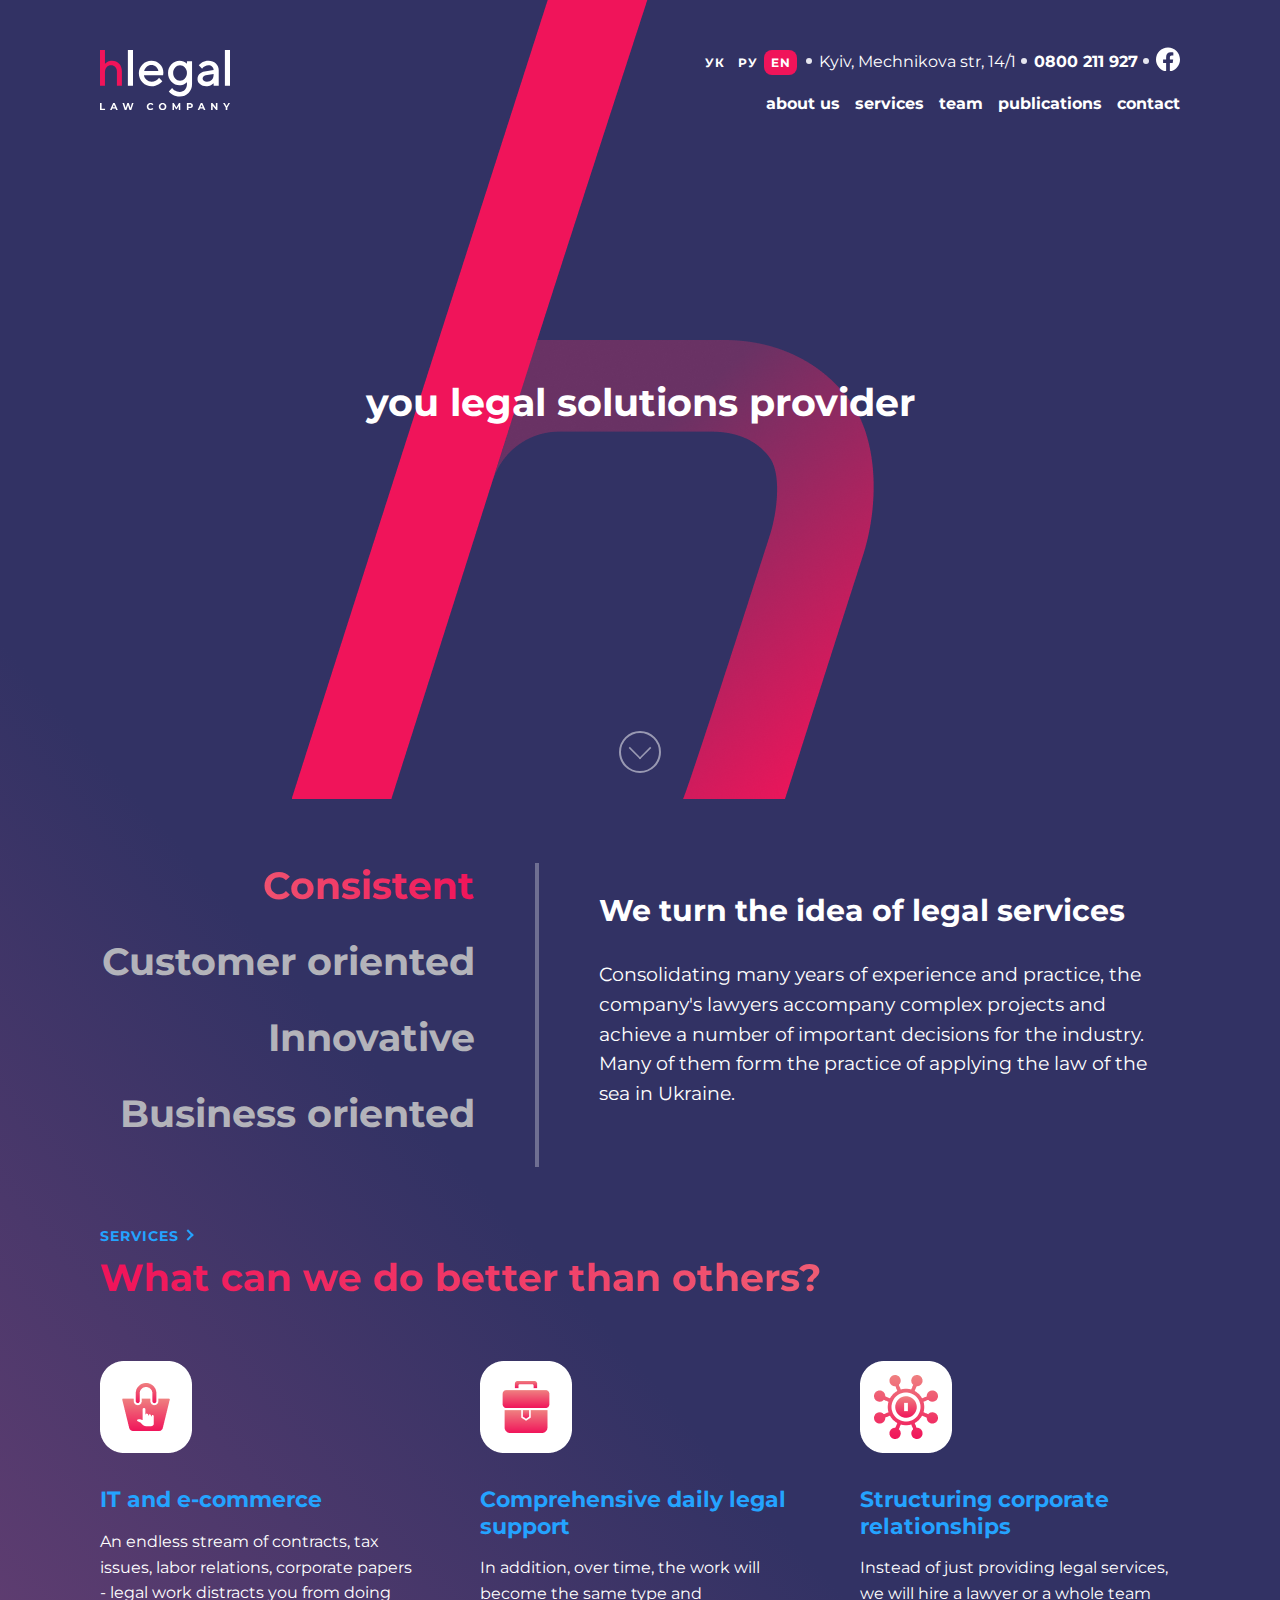
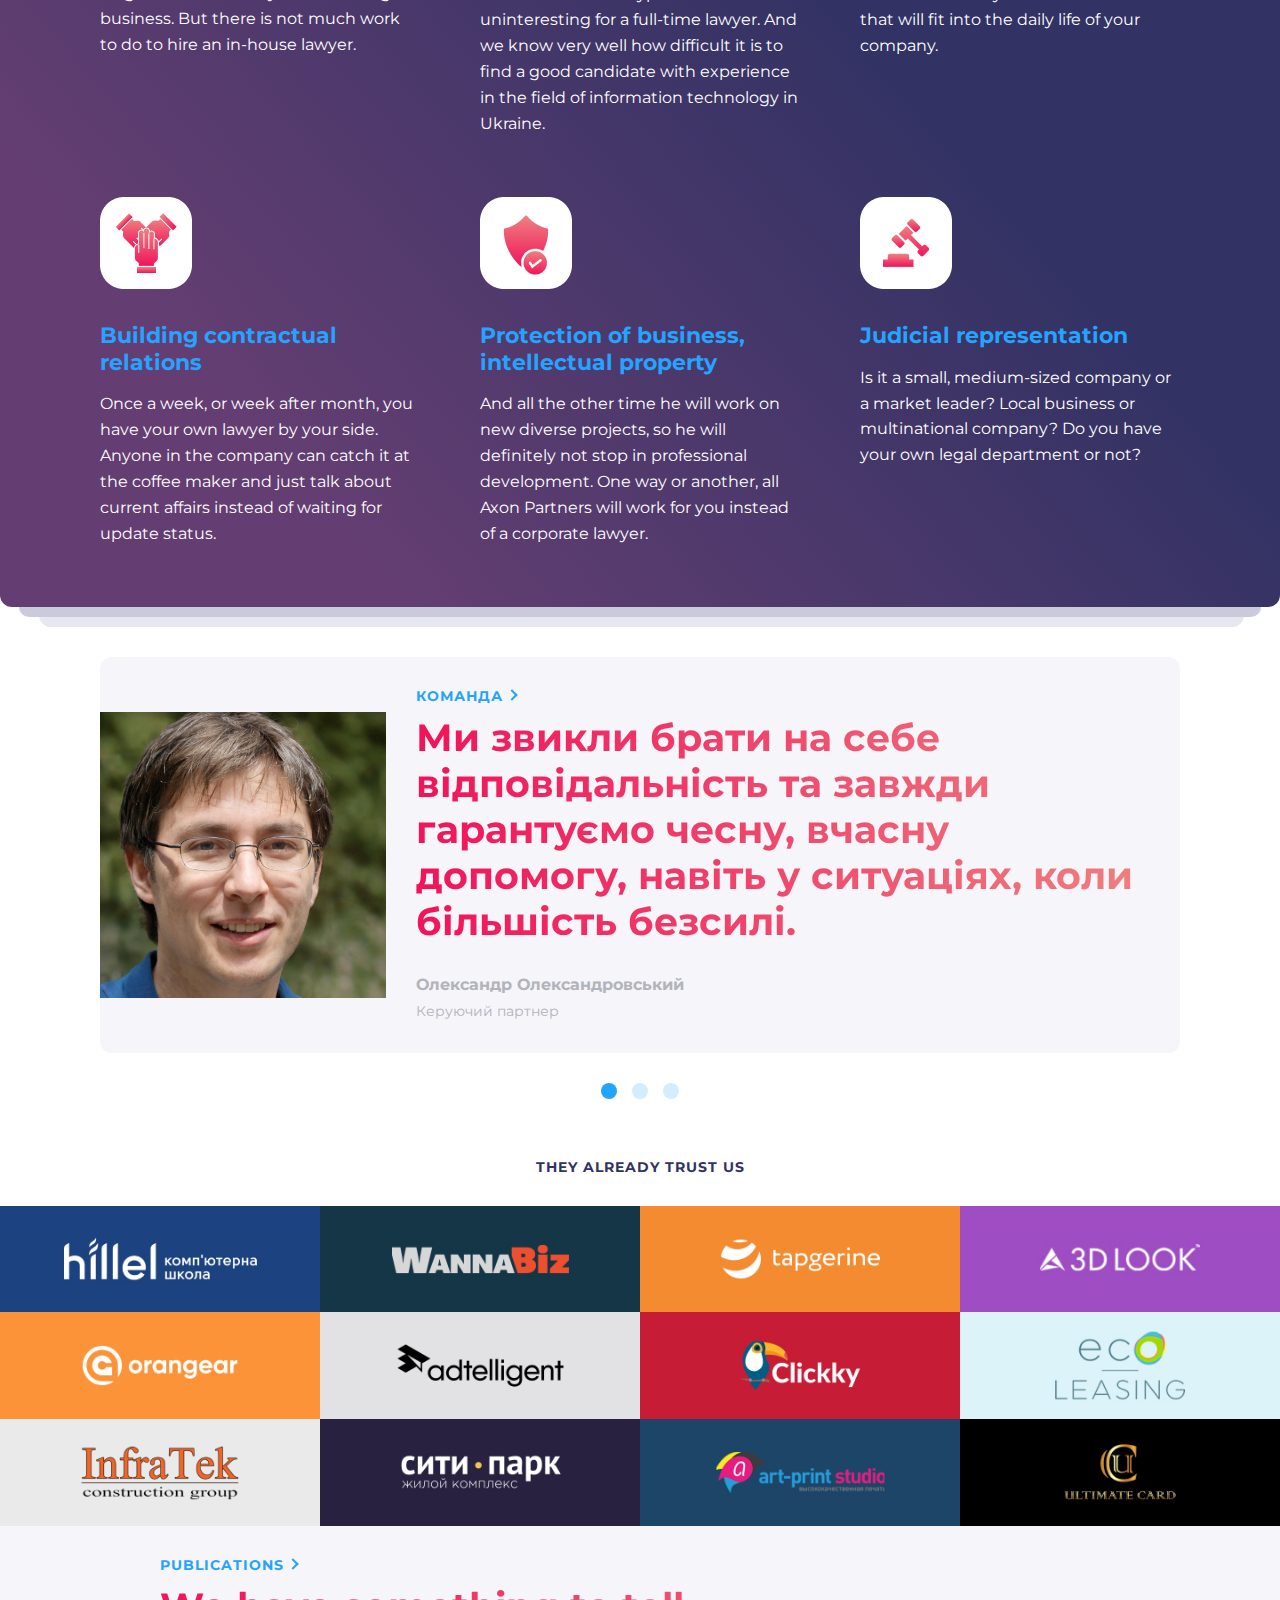
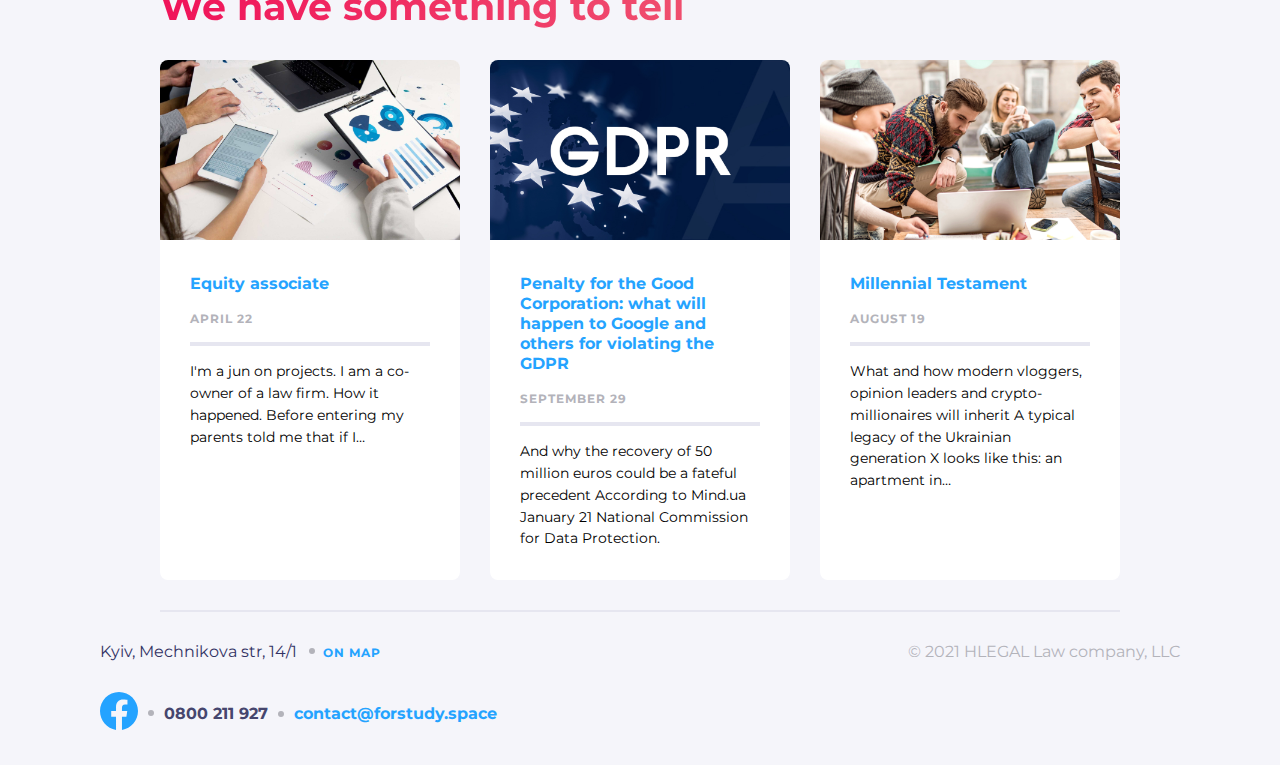
<file: index.html>
<!DOCTYPE html>
<html lang="en">
<head>
    <meta charset="UTF-8">
    <meta http-equiv="X-UA-Compatible" content="IE=edge">
    <meta name="viewport" content="width=device-width, initial-scale=1.0">
    <link rel="preconnect" href="https://fonts.googleapis.com">
    <link rel="preconnect" href="https://fonts.gstatic.com" crossorigin>
    <link href="https://fonts.googleapis.com/css2?family=Montserrat:wght@400;700&display=swap" rel="stylesheet">
    <link rel="stylesheet" href="./main.css">
    <title>Hlegal</title>
</head>
<body>
<!-- structure of header is incorrect
should be

<header>
    <div class="container"></div>
<header>

<section class=header-section>
    <div class="container"></div>
</section>
-->
    <div class="layout">
        <div class="header-hero__symbol">
            <img class="header-hero__symbol__img" src="./images/homepage/Symbol.png" alt="symbol">
        </div>
        <div class="header-hero">
            <div class="container">
                <header class="header">
                    <div class="header_logo">
                        <a href="./index.html" class="header-logo__link">
                            <img src="./images/header-footer/footer-logo.svg" alt="logo">
                        </a>
                    </div>    
                    <div class="header_menu">
                        <div class="header_menu__wrapper">
                            <div class="header_menu__lang">
                                <button class="header_menu__btn">ук</button>
                                <button class="header_menu__btn">ру</button>
                                <button class="header_menu__btn">en</button>
                            </div>
                            <div class="header_menu__contacts">
                                <a href="#" class="header_menu__link">Kyiv, Mechnikova str, 14/1</a>
                                <a href="tel:0800211927" class="header_menu__link bold header_menu__mobile">0800 211 927</a>
                                <a href="#" class="header_menu__link">
                                    <svg class="header_menu__svg" width="24" height="24" viewBox="0 0 24 24"  xmlns="http://www.w3.org/2000/svg">
                                        <path d="M24 12.5733C24 5.90541 18.6274 0.5 12 0.5C5.37258 0.5 0 5.90541 0 12.5733C0 18.5995 4.38823 23.5943 10.125 24.5V16.0633H7.07813V12.5733H10.125V9.91343C10.125 6.88755 11.9165 5.21615 14.6576 5.21615C15.9705 5.21615 17.3438 5.45195 17.3438 5.45195V8.42313H15.8306C14.3399 8.42313 13.875 9.35379 13.875 10.3086V12.5733H17.2031L16.6711 16.0633H13.875V24.5C19.6118 23.5943 24 18.5995 24 12.5733Z"/>
                                    </svg>
                                </a>
                            </div>
                        </div>
                        <div class="header_logo__tablet">
                            <a href="./index.html" class="header-logo__link">
                                <img src="./images/header-footer/footer-logo.svg" alt="logo">
                            </a> 
                            <div class="header-mobile_menu">
                                <input id="menu__toggle" type="checkbox" />
                                <label class="menu__btn" for="menu__toggle">
                                    <span class="menu__btn__btn"></span>
                                </label>
                                <ul class="menu__box">
                                    <li>
                                        <a href="#" class="header_menu__bold menu__item">about us</a>
                                    </li>
                                    <li>
                                        <a href="#" class="header_menu__bold menu__item">services</a>
                                    </li>
                                    <li>
                                        <a href="./team.html" class="header_menu__bold menu__item">team</a>
                                    </li>
                                    <li>
                                        <a href="#" class="header_menu__bold menu__item">publications</a>
                                    </li>
                                    <li>
                                        <a href="#" class="header_menu__bold  menu__item">contact</a>
                                    </li>
                                </ul>
                            </div>  
                        </div>
                        <div class="header_menu__nav">
                            <a href="#" class="header_menu__bold">about us</a>
                            <a href="#" class="header_menu__bold">services</a>
                            <a href="./team.html" class="header_menu__bold">team</a>
                            <a href="#" class="header_menu__bold">publications</a>
                            <a href="#" class="header_menu__bold">contact</a>
                        </div>
                    </div>
                </header>
            </div>
            <section class="hero">
                <h1 class="hero_title title-h1">you legal solutions provider</h1>
                <button class="hero_button">
                </button>
            </section>
        </div>
        <div class="container">
            <section class="hero_menu">
                <ul class="hero_menu__list">
                    <li class="hero_menu__element">
                        <a href="#" class="hero_menu__link">Consistent</a>
                    </li>
                    <li class="hero_menu__element">
                        <a href="#" class="hero_menu__link">Customer oriented</a>
                    </li>
                    <li class="hero_menu__element">
                        <a href="#" class="hero_menu__link">Innovative</a>
                    </li>
                    <li class="hero_menu__element">
                        <a href="#" class="hero_menu__link">Business oriented</a>
                    </li>
                </ul>    
                <div class="hero_menu__wrapper">
                    <h2 class="hero_menu__title">We turn the idea of legal services</h2>
                    <p class="hero_menu__text">Consolidating many years of experience and practice, the company's lawyers accompany complex projects and achieve a number of important decisions for the industry. Many of them form the practice of applying the law of the sea in Ukraine.</p>
                </div>
            </section>
        </div>
        <div class="container">
            <section class="services">
                    <a href="#" class="main-link">Services</a>
                    <h2 class="main-title">What can we do better than others?</h2>
                    <div class="services_wrapper">
                        <div class="services_card">
                            <img src="./images/homepage/Icon1.png" alt="icon">
                            <h3 class="services_card__title">IT and e-commerce</h3>
                            <p class="services_card__text">An endless stream of contracts, tax issues, labor relations, corporate papers - legal work distracts you from doing business. But there is not much work to do to hire an in-house lawyer.</p>
                        </div>
                        <div class="services_card">
                            <img src="./images/homepage/Icon2.png" alt="icon">
                            <h3 class="services_card__title">Comprehensive daily
                            legal support</h3>
                            <p class="services_card__text">In addition, over time, the work will become the same type and uninteresting for a full-time lawyer. And we know very well how difficult it is to find a good candidate with experience in the field of information technology in Ukraine.</p>
                        </div>
                        <div class="services_card">
                            <img src="./images/homepage/Icon3.png" alt="icon">
                            <h3 class="services_card__title">Structuring corporate relationships</h3>
                            <p class="services_card__text">Instead of just providing legal services, we will hire a lawyer or a whole team that will fit into the daily life of your company.</p>
                        </div>
                        <div class="services_card">
                            <img src="./images/homepage/Icon4.png" alt="icon">
                            <h3 class="services_card__title">Building contractual relations</h3>
                            <p class="services_card__text">Once a week, or week after month, you have your own lawyer by your side. Anyone in the company can catch it at the coffee maker and just talk about current affairs instead of waiting for update status.</p>
                        </div>
                        <div class="services_card">
                            <img src="./images/homepage/Icon5.png" alt="icon">
                            <h3 class="services_card__title">Protection of business, intellectual property</h3>
                            <p class="services_card__text">And all the other time he will work on new diverse projects, so he will definitely not stop in professional development. One way or another, all Axon Partners will work for you instead of a corporate lawyer.</p>
                        </div>
                        <div class="services_card">
                            <img src="./images/homepage/Icon6.png" alt="icon">
                            <h3 class="services_card__title">Judicial representation</h3>
                            <p class="services_card__text">Is it a small, medium-sized company or a market leader? Local business or multinational company? Do you have your own legal department or not?</p>
                        </div>
                    </div>
            </section>
        </div>
    </div>
    <div class="layout_wrapper">
        <div class="layout_wrapper__back"></div>
    </div>
<!-- there is correct structure with main tag and container-->
    <main class="main">
        <div class="container">
            <section class="team">
                <div class="team_backgr">
                    <img src="../../../images/homepage/Team-1.jpg" alt="">
                </div>
                <div class="team_wrapper">
                    <a href="./team.html" class="main-link">команда</a>
                    <h2 class="main-title">Ми звикли брати на себе відповідальність та завжди гарантуємо чесну, вчасну допомогу, навіть у ситуаціях, коли більшість безсилі.</h2>
                    <p class="team_text">Олександр Олександровський</p>
                    <span class="team_text__desc">Керуючий партнер</span>
                </div>   
            </section>
            <div class="team_slider">
                <svg width="16" height="16" viewBox="0 0 16 16" fill="none" xmlns="http://www.w3.org/2000/svg">
                    <circle cx="8" cy="8" r="8" fill="#24A3FF"/>
                </svg>
                <svg width="16" height="16" viewBox="0 0 16 16" fill="none" xmlns="http://www.w3.org/2000/svg">
                    <circle opacity="0.2" cx="8" cy="8" r="8" fill="#24A3FF"/>
                </svg>
                <svg width="16" height="16" viewBox="0 0 16 16" fill="none" xmlns="http://www.w3.org/2000/svg">
                    <circle opacity="0.2" cx="8" cy="8" r="8" fill="#24A3FF"/>
                </svg>
            </div> 
        </div>
        <section class="partners">
            <h3 class="partners_title">They already trust us</h3>
            <div class="partners_cards">
                <img class="partners_cards__img" src="./images/homepage/Item1.jpg" alt="partners">
                <img class="partners_cards__img" src="./images/homepage/Item2.jpg" alt="partners">
                <img class="partners_cards__img" src="./images/homepage/Item3.jpg" alt="partners">
                <img class="partners_cards__img" src="./images/homepage/Item4.jpg" alt="partners">
                <img class="partners_cards__img" src="./images/homepage/Item5.jpg" alt="partners">
                <img class="partners_cards__img" src="./images/homepage/Item6.jpg" alt="partners">
                <img class="partners_cards__img" src="./images/homepage/Item7.jpg" alt="partners">
                <img class="partners_cards__img" src="./images/homepage/Item8.jpg" alt="partners">
                <img class="partners_cards__img" src="./images/homepage/Item9.jpg" alt="partners">
                <img class="partners_cards__img" src="./images/homepage/Item10.jpg" alt="partners">
                <img class="partners_cards__img" src="./images/homepage/Item11.jpg" alt="partners">
                <img class="partners_cards__img" src="./images/homepage/Item12.jpg" alt="partners">
            </div>
        </section>
        <section class="publications">
            <div class="container">
                <a href="#" class="main-link">Publications</a>
                <h2 class="main-title">We have something to tell</h2>
                <div class="publications_wrapper">
                    <div class="publications_card">
                        <img class="publications_card__img" src="./images/homepage/Publication-1.jpg" alt="publications">
                        <div class="publications_card__wrapper">
                            <h4 class="publications_title">Equity associate</h4>
                            <span class="publications_title__desc">April 22</span>
                            <p class="publications_title__text">I'm a jun on projects. I am a co-owner of a law firm. How it happened. Before entering my parents told me that if I…</p>
                        </div>
                    </div>
                    <div class="publications_card">
                        <img class="publications_card__img" src="./images/homepage/Publication-2.jpg" alt="publications">
                        <div class="publications_card__wrapper">
                            <h4 class="publications_title">Penalty for the Good Corporation: what will happen to Google and others for violating the GDPR</h4>
                            <span class="publications_title__desc">September 29</span>
                            <p class="publications_title__text">And why the recovery of 50 million euros could be a fateful precedent According to Mind.ua January 21 National Commission for Data Protection.</p>
                        </div>
                    </div>
                    <div class="publications_card publications_card__big">
                        <img class="publications_card__img publications_card__big__img" src="./images/homepage/Publication-3.jpg" alt="publications">
                        <div class="publications_card__wrapper publications_card__big__wrapper">
                            <h4 class="publications_title">Millennial Testament</h4>
                            <span class="publications_title__desc">August 19</span>
                            <p class="publications_title__text">What and how modern vloggers, opinion leaders and crypto-millionaires will inherit A typical legacy of the Ukrainian generation X looks like this: an apartment in…</p>
                        </div>
                    </div>
                </div>
            </div>
        </section>
    </main>

<!--the same situation as header.
<footer>
<div class="container"></div>
</footer>
-->
    <div class="footer-wrapper">
        <div class="container">
            <footer class="footer">
                <div class="footer_contacts">
                    <ul class="footer_contacts__list">
                        <li>
                            <a href="#" class="footer_link link">Kyiv, Mechnikova str, 14/1</a>
                        </li>
                        <li>
                            <a href="#" class="footer_ref link">On map</a>
                        </li>
                    </ul>
                    <ul class="footer_contacts__list">
                        <li>
                            <a  href="#" class="footer_link link">
                                <svg class="footer_img__svg" width="38" height="38" viewBox="0 0 38 38" xmlns="http://www.w3.org/2000/svg">
                                    <path d="M38 19.1161C38 8.55857 29.4934 0 19 0C8.50658 0 0 8.55857 0 19.1161C0 28.6575 6.94803 36.5659 16.0312 38V24.6419H11.207V19.1161H16.0312V14.9046C16.0312 10.1136 18.8678 7.46723 23.2078 7.46723C25.2866 7.46723 27.4609 7.84059 27.4609 7.84059V12.545H25.0651C22.7048 12.545 21.9688 14.0185 21.9688 15.5302V19.1161H27.2383L26.3959 24.6419H21.9688V38C31.052 36.5659 38 28.6575 38 19.1161Z"/>
                                </svg> 
                            </a>
                        </li>
                        <li>
                            <a href="tel:0800211927" class="footer_link__bold link">0800 211 927</a>
                        </li>
                        <li>
                            <a href="mailto:contact@forstudy.space" class="footer_link__mail link">contact@forstudy.space</a>
                        </li>
                    </ul>
                </div>
                <span class="footer_copyright">© 2021 HLEGAL Law company, LLC</span>
            </footer>
        </div>
    </div>   
</body>
</html>
</file>
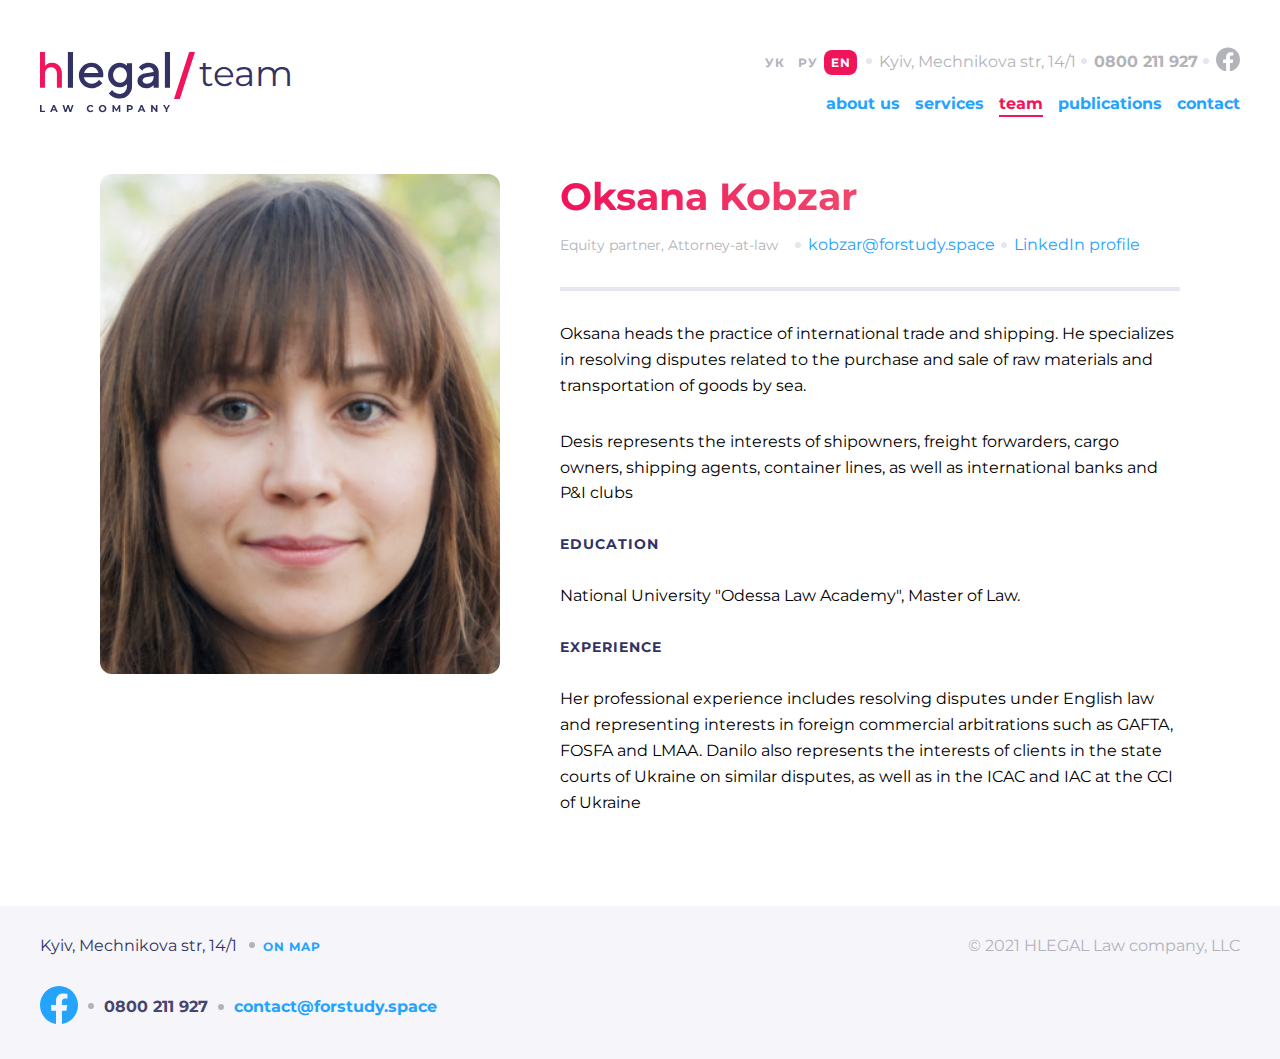
<file: team-entry.html>
<!DOCTYPE html>
<html lang="en">
<head>
    <meta charset="UTF-8">
    <meta http-equiv="X-UA-Compatible" content="IE=edge">
    <meta name="viewport" content="width=device-width, initial-scale=1.0">
    <link rel="preconnect" href="https://fonts.googleapis.com">
    <link rel="preconnect" href="https://fonts.gstatic.com" crossorigin>
    <link href="https://fonts.googleapis.com/css2?family=Montserrat:wght@400;700&display=swap" rel="stylesheet">
    <link rel="stylesheet" href="./styles/pages/team/main.css">
    <title>Team</title>
</head>
<body>
    <div class="mobile_container">
        <div class="header_menu__wrapper">
            <div class="header_menu__lang">
                <button class="header_menu__btn">ук</button>
                <button class="header_menu__btn">ру</button>
                <button class="header_menu__btn">en</button>
            </div>
            <div class="header_menu__contacts">
                <a href="#" class="header_menu__link">Kyiv, Mechnikova str, 14/1</a>
                <a href="tel:0800211927" class="header_menu__link bold header_menu__mobile">0800 211 927</a>
                <a href="#" class="header_menu__link">
                    <svg class="header_menu__svg" width="24" height="24" viewBox="0 0 24 24"  xmlns="http://www.w3.org/2000/svg">
                        <path d="M24 12.5733C24 5.90541 18.6274 0.5 12 0.5C5.37258 0.5 0 5.90541 0 12.5733C0 18.5995 4.38823 23.5943 10.125 24.5V16.0633H7.07813V12.5733H10.125V9.91343C10.125 6.88755 11.9165 5.21615 14.6576 5.21615C15.9705 5.21615 17.3438 5.45195 17.3438 5.45195V8.42313H15.8306C14.3399 8.42313 13.875 9.35379 13.875 10.3086V12.5733H17.2031L16.6711 16.0633H13.875V24.5C19.6118 23.5943 24 18.5995 24 12.5733Z"/>
                    </svg>
                </a>
            </div>
        </div>
    </div>
    <div class="container">
        <header class="header">
            <div class="header_logo">
                <a href="./index.html" class="header-logo__link">
                    <img class="header_logo__img" src="./images/header-footer/Logo.svg" alt="logo">
                </a>
                <svg class="header_logo__slash" width="21" height="47" viewBox="0 0 21 47" fill="none" xmlns="http://www.w3.org/2000/svg">
                    <path fill-rule="evenodd" clip-rule="evenodd" d="M15.1752 0H21L5.82482 47H0L15.1752 0Z" fill="#F0145A"/>
                </svg> 
                <a href="./team-entry.html" class="header_logo__link">team</a>  
            </div>    
            <div class="header_menu">
                <div class="header_menu__wrapper">
                    <div class="header_menu__lang">
                        <button class="header_menu__btn">ук</button>
                        <button class="header_menu__btn">ру</button>
                        <button class="header_menu__btn">en</button>
                    </div>
                    <div class="header_menu__contacts">
                        <a href="#" class="header_menu__link">Kyiv, Mechnikova str, 14/1</a>
                        <a href="tel:0800211927" class="header_menu__link bold header_menu__mobile">0800 211 927</a>
                        <a href="#" class="header_menu__link">
                            <svg class="header_menu__svg" width="24" height="24" viewBox="0 0 24 24"  xmlns="http://www.w3.org/2000/svg">
                                <path d="M24 12.5733C24 5.90541 18.6274 0.5 12 0.5C5.37258 0.5 0 5.90541 0 12.5733C0 18.5995 4.38823 23.5943 10.125 24.5V16.0633H7.07813V12.5733H10.125V9.91343C10.125 6.88755 11.9165 5.21615 14.6576 5.21615C15.9705 5.21615 17.3438 5.45195 17.3438 5.45195V8.42313H15.8306C14.3399 8.42313 13.875 9.35379 13.875 10.3086V12.5733H17.2031L16.6711 16.0633H13.875V24.5C19.6118 23.5943 24 18.5995 24 12.5733Z"/>
                            </svg>
                        </a>
                    </div>
                </div>
                <div class="header_logo__tablet">
                    <div class="header_logo__wrapper">
                        <a href="./index.html" class="header-logo__link">
                            <img class="header_logo__img" src="./images/header-footer/Logo.svg" alt="logo">
                        </a>
                        <svg class="header_logo__slash" width="21" height="47" viewBox="0 0 21 47" fill="none" xmlns="http://www.w3.org/2000/svg">
                            <path fill-rule="evenodd" clip-rule="evenodd" d="M15.1752 0H21L5.82482 47H0L15.1752 0Z" fill="#F0145A"/>
                        </svg> 
                        <a href="./team.html" class="header_logo__link">team</a>
                    </div>   
                    <div class="header-mobile_menu">
                        <input id="menu__toggle" type="checkbox" />
                        <label class="menu__btn" for="menu__toggle">
                            <span class="menu__btn__btn"></span>
                        </label>
                        <ul class="menu__box">
                            <li>
                                <a href="#" class="header_menu__bold menu__item">about us</a>
                            </li>
                            <li>
                                <a href="#" class="header_menu__bold menu__item">services</a>
                            </li>
                            <li>
                                <a href="#" class="header_menu__bold menu__item">team</a>
                            </li>
                            <li>
                                <a href="#" class="header_menu__bold menu__item">publications</a>
                            </li>
                            <li>
                                <a href="#" class="header_menu__bold  menu__item">contact</a>
                            </li>
                        </ul>
                    </div>  
                </div>
                <div class="header_menu__nav">
                    <a href="#" class="header_menu__bold">about us</a>
                    <a href="#" class="header_menu__bold">services</a>
                    <a href="./team.html" class="header_menu__current">team</a>
                    <a href="#" class="header_menu__bold">publications</a>
                    <a href="#" class="header_menu__bold">contact</a>
                </div>
            </div>
        </header>
    </div>
    <main class="main">
        <div class="entry">
            <div class="entry_img">
            </div>
            <div class="entry_descr">
                <div>
                    <h1 class="entry_title">Oksana Kobzar</h1>
                    <div class="entry_descr__wrapper">
                        <span class="entry_text">Equity partner, Attorney-at-law</span>
                        <a href="mailto:kobzar@forstudy.space" class="entry_link">kobzar@forstudy.space</a>
                        <a href="#" class="entry_link">LinkedIn profile</a>
                    </div>
                    <div>
                        <p class="entry_descr__text">
                            Oksana heads the practice of international trade and shipping. He specializes in resolving disputes related to the purchase and sale of raw materials and transportation of goods by sea.
                        </p>
                        <p class="entry_descr__text">
                            Desis represents the interests of shipowners, freight forwarders, cargo owners, shipping agents, container lines, as well as international banks and P&I clubs
                        </p>
                        <h2 class="entry_descr__title">Education</h2>
                        <p class="entry_descr__text">National University "Odessa Law Academy", Master of Law.</p>
                        <h2 class="entry_descr__title">Experience</h2>
                        <p class="entry_descr__text">
                            Her professional experience includes resolving disputes under English law and representing interests in foreign commercial arbitrations such as GAFTA, FOSFA and LMAA. Danilo also represents the interests of clients in the state courts of Ukraine on similar disputes, as well as in the ICAC and IAC at the CCI of Ukraine
                        </p>
                    </div>
                </div>
            </div>
        </div>
    </main>
    <div class="footer-wrapper">
        <div class="container">
            <footer class="footer">
                <div class="footer_contacts">
                    <ul class="footer_contacts__list">
                        <li>
                            <a href="#" class="footer_link link">Kyiv, Mechnikova str, 14/1</a>
                        </li>
                        <li>
                            <a href="#" class="footer_ref link">On map</a>
                        </li>
                    </ul>
                    <ul class="footer_contacts__list">
                        <li>
                            <a  href="#" class="footer_link link">
                                <svg class="footer_img__svg" width="38" height="38" viewBox="0 0 38 38" xmlns="http://www.w3.org/2000/svg">
                                    <path d="M38 19.1161C38 8.55857 29.4934 0 19 0C8.50658 0 0 8.55857 0 19.1161C0 28.6575 6.94803 36.5659 16.0312 38V24.6419H11.207V19.1161H16.0312V14.9046C16.0312 10.1136 18.8678 7.46723 23.2078 7.46723C25.2866 7.46723 27.4609 7.84059 27.4609 7.84059V12.545H25.0651C22.7048 12.545 21.9688 14.0185 21.9688 15.5302V19.1161H27.2383L26.3959 24.6419H21.9688V38C31.052 36.5659 38 28.6575 38 19.1161Z"/>
                                </svg> 
                            </a>
                        </li>
                        <li>
                            <a href="tel:0800211927" class="footer_link__bold link">0800 211 927</a>
                        </li>
                        <li>
                            <a href="mailto:contact@forstudy.space" class="footer_link__mail link">contact@forstudy.space</a>
                        </li>
                    </ul>
                </div>
                <span class="footer_copyright">© 2021 HLEGAL Law company, LLC</span>
            </footer>
        </div>
    </div>  
</body>
</html>
</file>
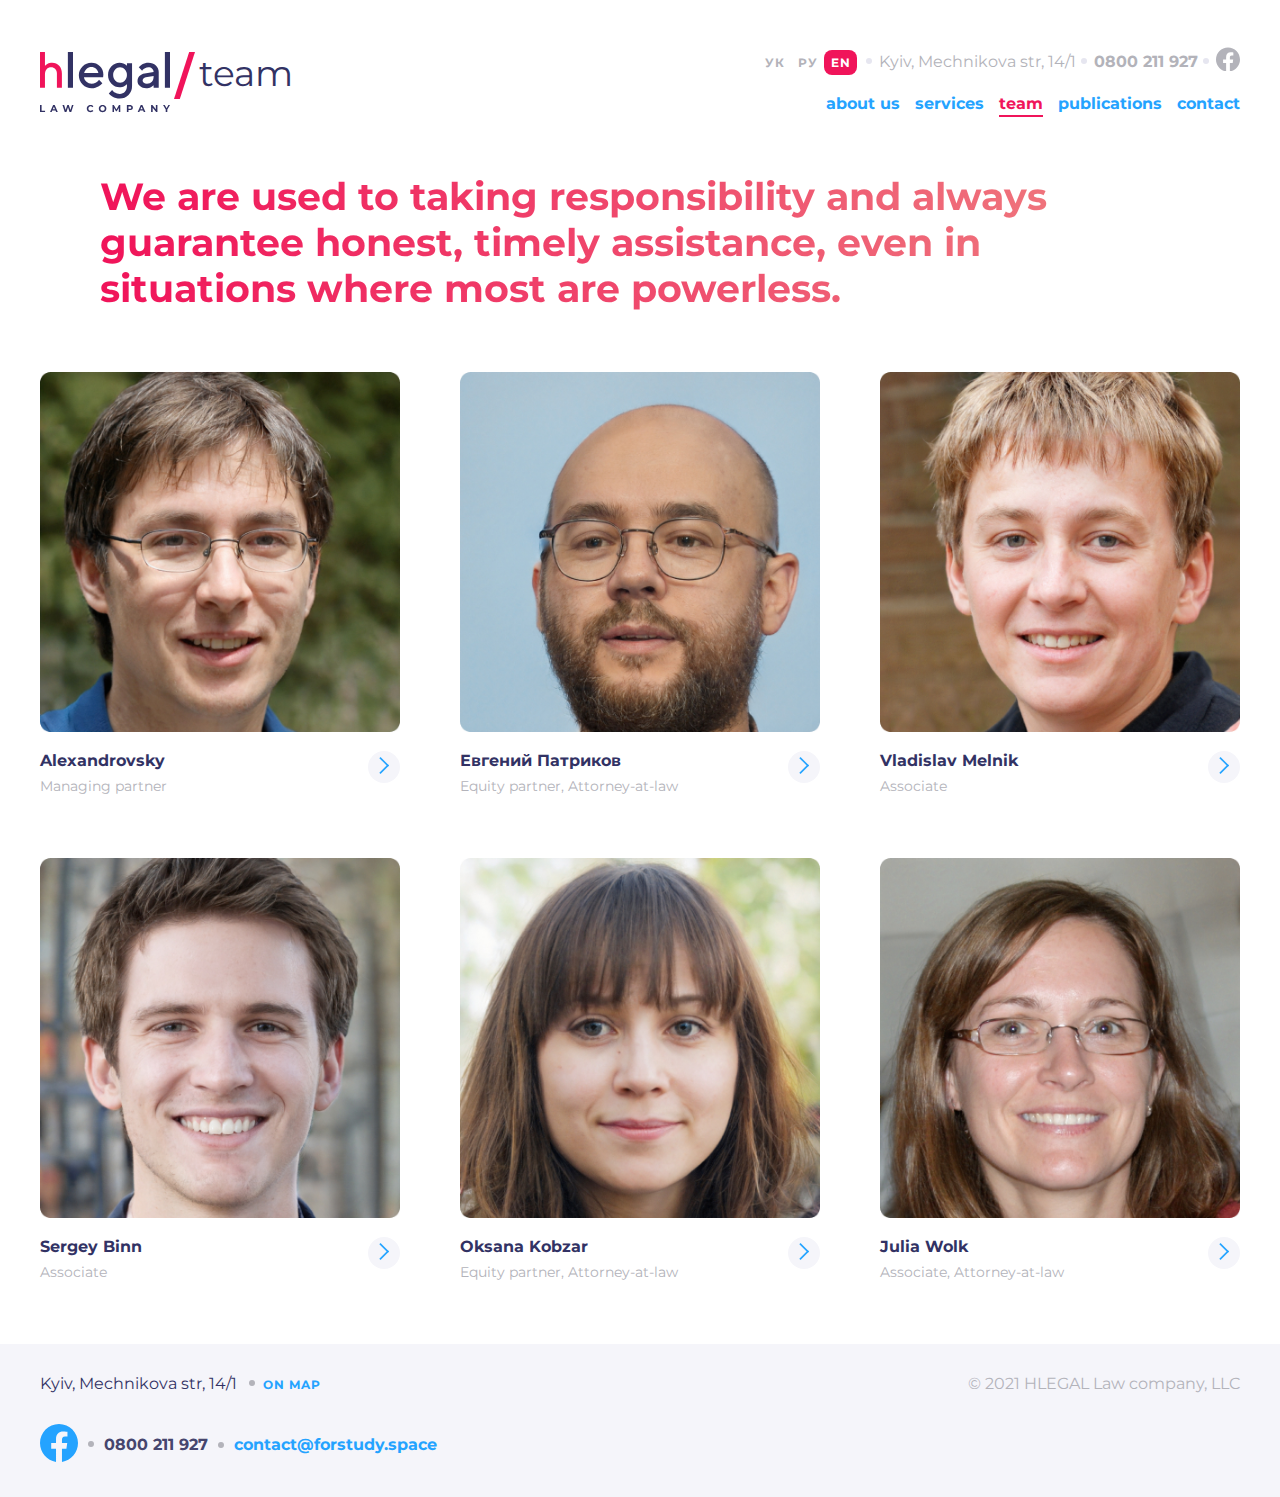
<file: team.html>
<!DOCTYPE html>
<html lang="en">
<head>
    <meta charset="UTF-8">
    <meta http-equiv="X-UA-Compatible" content="IE=edge">
    <meta name="viewport" content="width=device-width, initial-scale=1.0">
    <link rel="preconnect" href="https://fonts.googleapis.com">
    <link rel="preconnect" href="https://fonts.gstatic.com" crossorigin>
    <link href="https://fonts.googleapis.com/css2?family=Montserrat:wght@400;700&display=swap" rel="stylesheet">
    <link rel="stylesheet" href="./styles/pages/team/main.css">
    <title>Team</title>
</head>
<body>
    <div class="mobile_container">
        <div class="header_menu__wrapper">
            <div class="header_menu__lang">
                <button class="header_menu__btn">ук</button>
                <button class="header_menu__btn">ру</button>
                <button class="header_menu__btn">en</button>
            </div>
            <div class="header_menu__contacts">
                <a href="#" class="header_menu__link">Kyiv, Mechnikova str, 14/1</a>
                <a href="tel:0800211927" class="header_menu__link bold header_menu__mobile">0800 211 927</a>
                <a href="#" class="header_menu__link">
                    <svg class="header_menu__svg" width="24" height="24" viewBox="0 0 24 24"  xmlns="http://www.w3.org/2000/svg">
                        <path d="M24 12.5733C24 5.90541 18.6274 0.5 12 0.5C5.37258 0.5 0 5.90541 0 12.5733C0 18.5995 4.38823 23.5943 10.125 24.5V16.0633H7.07813V12.5733H10.125V9.91343C10.125 6.88755 11.9165 5.21615 14.6576 5.21615C15.9705 5.21615 17.3438 5.45195 17.3438 5.45195V8.42313H15.8306C14.3399 8.42313 13.875 9.35379 13.875 10.3086V12.5733H17.2031L16.6711 16.0633H13.875V24.5C19.6118 23.5943 24 18.5995 24 12.5733Z"/>
                    </svg>
                </a>
            </div>
        </div>
    </div>
    <div class="container">
        <header class="header">
            <div class="header_logo">
                <a href="./index.html" class="header-logo__link">
                    <img class="header_logo__img" src="./images/header-footer/Logo.svg" alt="logo">
                </a>
                <svg class="header_logo__slash" width="21" height="47" viewBox="0 0 21 47" fill="none" xmlns="http://www.w3.org/2000/svg">
                    <path fill-rule="evenodd" clip-rule="evenodd" d="M15.1752 0H21L5.82482 47H0L15.1752 0Z" fill="#F0145A"/>
                </svg> 
                <a href="./team.html" class="header_logo__link">team</a>  
            </div>    
            <div class="header_menu">
                <div class="header_menu__wrapper">
                    <div class="header_menu__lang">
                        <button class="header_menu__btn">ук</button>
                        <button class="header_menu__btn">ру</button>
                        <button class="header_menu__btn">en</button>
                    </div>
                    <div class="header_menu__contacts">
                        <a href="#" class="header_menu__link">Kyiv, Mechnikova str, 14/1</a>
                        <a href="tel:0800211927" class="header_menu__link bold header_menu__mobile">0800 211 927</a>
                        <a href="#" class="header_menu__link">
                            <svg class="header_menu__svg" width="24" height="24" viewBox="0 0 24 24"  xmlns="http://www.w3.org/2000/svg">
                                <path d="M24 12.5733C24 5.90541 18.6274 0.5 12 0.5C5.37258 0.5 0 5.90541 0 12.5733C0 18.5995 4.38823 23.5943 10.125 24.5V16.0633H7.07813V12.5733H10.125V9.91343C10.125 6.88755 11.9165 5.21615 14.6576 5.21615C15.9705 5.21615 17.3438 5.45195 17.3438 5.45195V8.42313H15.8306C14.3399 8.42313 13.875 9.35379 13.875 10.3086V12.5733H17.2031L16.6711 16.0633H13.875V24.5C19.6118 23.5943 24 18.5995 24 12.5733Z"/>
                            </svg>
                        </a>
                    </div>
                </div>
                <div class="header_logo__tablet">
                    <div class="header_logo__wrapper">
                        <a href="./index.html" class="header-logo__link">
                            <img class="header_logo__img" src="./images/header-footer/Logo.svg" alt="logo">
                        </a>
                        <svg class="header_logo__slash" width="21" height="47" viewBox="0 0 21 47" fill="none" xmlns="http://www.w3.org/2000/svg">
                            <path fill-rule="evenodd" clip-rule="evenodd" d="M15.1752 0H21L5.82482 47H0L15.1752 0Z" fill="#F0145A"/>
                        </svg> 
                        <a href="./team.html" class="header_logo__link">team</a>
                    </div>   
                    <div class="header-mobile_menu">
                        <input id="menu__toggle" type="checkbox" />
                        <label class="menu__btn" for="menu__toggle">
                            <span class="menu__btn__btn"></span>
                        </label>
                        <ul class="menu__box">
                            <li>
                                <a href="#" class="header_menu__bold menu__item">about us</a>
                            </li>
                            <li>
                                <a href="#" class="header_menu__bold menu__item">services</a>
                            </li>
                            <li>
                                <a href="#" class="header_menu__bold menu__item">team</a>
                            </li>
                            <li>
                                <a href="#" class="header_menu__bold menu__item">publications</a>
                            </li>
                            <li>
                                <a href="#" class="header_menu__bold  menu__item">contact</a>
                            </li>
                        </ul>
                    </div>  
                </div>
                <div class="header_menu__nav">
                    <a href="#" class="header_menu__bold">about us</a>
                    <a href="#" class="header_menu__bold">services</a>
                    <a href="./team.html" class="header_menu__current">team</a>
                    <a href="#" class="header_menu__bold">publications</a>
                    <a href="#" class="header_menu__bold">contact</a>
                </div>
            </div>
        </header>
    </div>
    <main class="main">
            <div class="container">
               <section class="team">
                    <h1 class="team_title">
                        We are used to taking responsibility and always guarantee honest, timely assistance, even in situations where most are powerless.
                    </h1>
                    <div class="team_members">
                        <div class="team_members__card">
                            <img class="team_members__img" src="./images/team/p1.jpg" alt="member of team">
                            <h2 class="team_members__title">Alexandrovsky</h2>
                            <a href="#" class="team_members__link">
                                <div class="team_members__btn"></div>
                            </a>
                            <p class="team_members__descr">Managing partner</p>
                        </div>
                        <div class="team_members__card">
                            <img class="team_members__img" src="./images/team/p2.jpg" alt="member of team">
                            <h2 class="team_members__title">Евгений Патриков</h2>
                            <a href="#" class="team_members__link">
                                <div class="team_members__btn"></div>
                            </a>
                            <p class="team_members__descr">Equity partner, Attorney-at-law</p>
                        </div>
                        <div class="team_members__card">
                            <img class="team_members__img" src="./images/team/p3.jpg" alt="member of team">
                            <h2 class="team_members__title">Vladislav Melnik</h2>
                            <a href="#" class="team_members__link">
                                <div class="team_members__btn"></div>
                            </a>
                            <p class="team_members__descr">Associate</p>
                        </div>
                        <div class="team_members__card">
                            <img class="team_members__img" src="./images/team/p4.jpg" alt="member of team">
                            <h2 class="team_members__title">Sergey Binn</h2>
                            <a href="#" class="team_members__link">
                                <div class="team_members__btn"></div>
                            </a>
                            <p class="team_members__descr">Associate</p>
                        </div>
                        <div class="team_members__card">
                            <img class="team_members__img" src="./images/team/p5.jpg" alt="member of team">
                            <h2 class="team_members__title">Oksana Kobzar</h2>
                            <a href="./team-entry.html" class="team_members__link">
                                <div class="team_members__btn"></div>
                            </a>
                            <p class="team_members__descr">Equity partner, Attorney-at-law</p>
                        </div>
                        <div class="team_members__card">
                            <img class="team_members__img" src="./images/team/p6.jpg" alt="member of team">
                            <h2 class="team_members__title">Julia Wolk</h2>
                            <a href="#" class="team_members__link">
                                <div class="team_members__btn"></div>
                            </a>
                            <p class="team_members__descr">Associate, Attorney-at-law</p>
                        </div>
                    </div>
               </section>
            </div>
    </main>
    <div class="footer-wrapper">
        <div class="container">
            <footer class="footer">
                <div class="footer_contacts">
                    <ul class="footer_contacts__list">
                        <li>
                            <a href="#" class="footer_link link">Kyiv, Mechnikova str, 14/1</a>
                        </li>
                        <li>
                            <a href="#" class="footer_ref link">On map</a>
                        </li>
                    </ul>
                    <ul class="footer_contacts__list">
                        <li>
                            <a  href="#" class="footer_link link">
                                <svg class="footer_img__svg" width="38" height="38" viewBox="0 0 38 38" xmlns="http://www.w3.org/2000/svg">
                                    <path d="M38 19.1161C38 8.55857 29.4934 0 19 0C8.50658 0 0 8.55857 0 19.1161C0 28.6575 6.94803 36.5659 16.0312 38V24.6419H11.207V19.1161H16.0312V14.9046C16.0312 10.1136 18.8678 7.46723 23.2078 7.46723C25.2866 7.46723 27.4609 7.84059 27.4609 7.84059V12.545H25.0651C22.7048 12.545 21.9688 14.0185 21.9688 15.5302V19.1161H27.2383L26.3959 24.6419H21.9688V38C31.052 36.5659 38 28.6575 38 19.1161Z"/>
                                </svg> 
                            </a>
                        </li>
                        <li>
                            <a href="tel:0800211927" class="footer_link__bold link">0800 211 927</a>
                        </li>
                        <li>
                            <a href="mailto:contact@forstudy.space" class="footer_link__mail link">contact@forstudy.space</a>
                        </li>
                    </ul>
                </div>
                <span class="footer_copyright">© 2021 HLEGAL Law company, LLC</span>
            </footer>
        </div>
    </div>  
</body>
</html>
</file>
<file: main.css>
* {
  margin: 0;
  padding: 0;
  box-sizing: border-box;
}

.link {
  text-decoration: none;
}

.layout {
  background: linear-gradient(228.57deg, #323264 11.93%, #323264 57.17%, #643E72 87.46%);
  border-radius: 0px 0px 12px 12px;
}
.layout_wrapper {
  margin-bottom: 40px;
  display: flex;
  justify-content: center;
}
.layout_wrapper__back {
  position: relative;
  display: block;
  width: 97%;
  height: 10px;
  background: #CACADB;
  border-radius: 0px 0px 12px 12px;
}
.layout_wrapper__back::after {
  content: "";
  position: absolute;
  display: block;
  margin-left: 20px;
  width: 97%;
  height: 20px;
  background: #E7E7F2;
  border-radius: 0px 0px 12px 12px;
  z-index: -1;
}

.header-mobile_menu {
  display: none;
}

.header-hero {
  padding-top: 50px;
  position: relative;
}
.header-hero__symbol {
  position: absolute;
  display: flex;
  justify-content: center;
  width: 100%;
}

.container {
  max-width: 1320px;
  margin: 0 auto;
}

.bold {
  font-weight: 700;
}

.header {
  display: flex;
  justify-content: space-between;
  align-items: center;
}
.header_logo__tablet {
  display: none;
}
.header_logo__tablet__menu {
  display: none;
}
.header_menu {
  display: flex;
  flex-direction: column;
}
.header_menu__lang {
  display: inline-flex;
}
.header_menu__btn {
  display: inline-block;
  padding: 5px 7px;
  width: 33px;
  height: 25px;
  border: none;
  background-color: inherit;
  font-family: "Montserrat", sans-serif;
  text-transform: uppercase;
  font-weight: 700;
  font-size: 12px;
  line-height: 1.25;
  text-align: center;
  letter-spacing: 1px;
  color: #FFFFFF;
  cursor: pointer;
}
.header_menu__btn:hover {
  background: rgba(255, 255, 255, 0.2);
  border-radius: 8px;
}
.header_menu__btn:focus {
  background: #F0145A;
  border-radius: 8px;
}
.header_menu__btn:last-child {
  background: #F0145A;
  border-radius: 8px;
}
.header_menu__contacts {
  display: inline-flex;
}
.header_menu__link {
  display: inline-block;
  position: relative;
  margin-left: 18px;
  font-family: "Montserrat", sans-serif;
  font-size: 16px;
  line-height: 1.25;
  color: #FFFFFF;
  text-decoration: none;
}
.header_menu__link::before {
  content: "";
  position: absolute;
  display: inline-block;
  top: 25%;
  left: -13px;
  vertical-align: middle;
  width: 6px;
  height: 6px;
  background-color: #E6E6F0;
  border-radius: 50%;
}
.header_menu__link:hover {
  color: #F0145A;
}
.header_menu__svg {
  display: inline-block;
  margin-top: -5px;
  fill: #FFFFFF;
}
.header_menu__svg:hover {
  fill: #F0145A;
}
.header_menu__bold {
  font-family: "Montserrat", sans-serif;
  font-weight: 700;
  font-size: 16px;
  line-height: 1.25;
  text-decoration: none;
  position: relative;
  text-align: right;
  color: #FFFFFF;
}
.header_menu__bold::after {
  position: absolute;
  left: 0;
  bottom: -3px;
  display: block;
  content: "";
  width: 100%;
  height: 2px;
  background-color: #FFFFFF;
  opacity: 0;
  transition: all 0.2s ease-in;
}
.header_menu__bold:hover::after {
  opacity: 1;
}
.header_menu__bold:focus {
  color: #F0145A;
}
.header_menu__bold:focus::after {
  opacity: 1;
  background-color: #F0145A;
}
.header_menu__nav {
  display: flex;
  padding-top: 18px;
  justify-content: flex-end;
  gap: 15px;
}

.hero {
  display: flex;
  flex-direction: column;
  justify-content: center;
  align-items: center;
}
.hero_title {
  margin-top: 266px;
  font-family: "Montserrat", sans-serif;
  font-weight: 700;
  font-size: 38px;
  line-height: 1.21;
  text-align: center;
  color: #FFFFFF;
}
.hero_button {
  margin-top: 305px;
  margin-bottom: 30px;
  position: relative;
  width: 42px;
  height: 42px;
  background-color: inherit;
  border: 2px solid #FFFFFF;
  border-radius: 50%;
  opacity: 0.5;
  cursor: pointer;
}
.hero_button::after {
  content: "";
  position: absolute;
  top: 5px;
  left: 9px;
  width: 18px;
  height: 18px;
  border-right: 2px solid #FFFFFF;
  border-bottom: 2px solid #FFFFFF;
  transform: rotate(45deg) scale(0.8);
  animation: animate 1s ease-in-out infinite;
}
@keyframes animate {
  0% {
    transform: translateY(0) rotate(45deg) scale(0.8);
  }
  100% {
    transform: translateY(3px) rotate(45deg) scale(0.9);
  }
}
.hero_button:hover::after {
  border-right: 2px solid #F0145A;
  border-bottom: 2px solid #F0145A;
}
.hero_button:hover {
  border: 2px solid #F0145A;
}
.hero_menu {
  padding: 60px 0;
  display: flex;
  justify-content: center;
}
.hero_menu__list {
  padding-right: 60px;
  margin-right: 60px;
  list-style: none;
  text-align: right;
  box-sizing: border-box;
  border-right: 4px solid rgba(255, 255, 255, 0.3);
}
.hero_menu__element {
  margin-bottom: 30px;
}
.hero_menu__element:first-child {
  background: linear-gradient(90.13deg, #EF8080 0.84%, #F0145A 99.96%);
  -webkit-background-clip: text;
  -webkit-text-fill-color: transparent;
  background-clip: text;
}
.hero_menu__link {
  font-family: "Montserrat", sans-serif;
  font-weight: 700;
  font-size: 38px;
  line-height: 1.21;
  text-align: right;
  color: #B3B3BA;
  cursor: pointer;
  text-decoration: none;
}
.hero_menu__link:hover {
  background: linear-gradient(90.13deg, #EF8080 0.84%, #F0145A 99.96%);
  -webkit-background-clip: text;
  -webkit-text-fill-color: transparent;
  background-clip: text;
}
.hero_menu__wrapper {
  margin-top: 30px;
  max-width: 580px;
  width: 100%;
}
.hero_menu__title {
  margin-bottom: 30px;
  font-family: "Montserrat", sans-serif;
  font-weight: 700;
  font-size: 30px;
  line-height: 1.23;
  color: #FFFFFF;
}
.hero_menu__text {
  font-family: "Montserrat", sans-serif;
  font-weight: 400;
  font-size: 19px;
  line-height: 1.57;
  color: #FFFFFF;
}

.main-link {
  position: relative;
  font-family: "Montserrat", sans-serif;
  font-weight: 700;
  font-size: 14px;
  line-height: 1.21;
  letter-spacing: 1px;
  text-transform: uppercase;
  color: #24A3FF;
  cursor: pointer;
  text-decoration: none;
}
.main-link::after {
  position: absolute;
  content: "";
  display: inline-block;
  margin-left: 5px;
  top: 25%;
  width: 6px;
  height: 6px;
  border-bottom: 2px solid #24A3FF;
  border-right: 2px solid #24A3FF;
  transform: rotate(-45deg);
}
.main-link:hover::after {
  border-bottom: 2px solid #F0145A;
  border-right: 2px solid #F0145A;
}
.main-link:hover {
  color: #F0145A;
}

.main-title {
  margin-top: 10px;
  font-family: "Montserrat", sans-serif;
  font-weight: 700;
  font-size: 38px;
  line-height: 1.21;
  background: linear-gradient(90.13deg, #F0145A 0.84%, #EF8080 99.96%);
  -webkit-background-clip: text;
  -webkit-text-fill-color: transparent;
  background-clip: text;
}

.services_wrapper {
  display: grid;
  padding-top: 60px;
  padding-bottom: 60px;
  grid-template-columns: repeat(3, 1fr);
  grid-gap: 60px;
}
.services_card {
  max-width: 400px;
  width: 100%;
}
.services_card__title {
  margin-top: 30px;
  margin-bottom: 15px;
  font-family: "Montserrat", sans-serif;
  font-weight: 700;
  font-size: 22px;
  line-height: 1.22;
  color: #24A3FF;
}
.services_card__text {
  font-family: "Montserrat", sans-serif;
  font-weight: 400;
  font-size: 16px;
  line-height: 1.62;
  color: #FFFFFF;
}

.team {
  display: flex;
  background: #F5F5FA;
  border-radius: 12px;
}

.team_backgr {
  display: inline-block;
  max-width: 400px;
  width: 100%;
  border-top-left-radius: 12px;
  border-bottom-left-radius: 12px;
}

.team_backgr img {
  display: block;
  width: 100%;
  height: 100%;
  object-fit: contain;
}

.team_wrapper {
  margin: 30px;
}
.team_text {
  margin-top: 30px;
  margin-bottom: 6px;
  font-family: "Montserrat", sans-serif;
  font-weight: 700;
  font-size: 16px;
  line-height: 1.25;
  color: #B3B3BA;
}
.team_text__desc {
  font-family: "Montserrat", sans-serif;
  font-weight: 400;
  font-size: 14px;
  line-height: 1.57;
  color: #B3B3BA;
}
.team_slider {
  margin-top: 30px;
  margin-bottom: 60px;
  display: flex;
  justify-content: center;
  gap: 15px;
}

.partners_title {
  font-family: "Montserrat", sans-serif;
  font-weight: 700;
  font-size: 14px;
  line-height: 1.21;
  letter-spacing: 1px;
  text-align: center;
  text-transform: uppercase;
  color: #323264;
}
.partners_cards {
  margin-top: 30px;
  display: grid;
  grid-template-columns: repeat(4, 1fr);
}
.partners_cards__img {
  width: 100%;
}

.publications {
  display: flex;
  justify-content: center;
  padding-top: 30px;
  background-color: #F5F5FA;
}
.publications_wrapper {
  padding-bottom: 30px;
  display: flex;
  gap: 30px;
  border-bottom: 2px solid #E6E6F0;
}
.publications_card {
  margin-top: 30px;
  max-width: 420px;
  width: 100%;
  background-color: white;
  border-radius: 8px;
}
.publications_card__img {
  max-width: 420px;
  border-top-left-radius: 8px;
  border-top-right-radius: 8px;
}
.publications_card__wrapper {
  padding: 0 30px 30px 30px;
  max-width: 360px;
  width: 100%;
}
.publications_title {
  margin-top: 30px;
  margin-bottom: 15px;
  font-family: "Montserrat", sans-serif;
  font-weight: 700;
  font-size: 16px;
  line-height: 1.25;
  color: #24A3FF;
}
.publications_title__desc {
  font-family: "Montserrat", sans-serif;
  font-weight: 700;
  font-size: 12px;
  line-height: 1.25;
  letter-spacing: 1px;
  text-transform: uppercase;
  color: #B3B3BA;
}
.publications_title__text {
  margin-top: 15px;
  padding-top: 15px;
  font-family: "Montserrat", sans-serif;
  font-weight: 400;
  font-size: 14px;
  line-height: 1.57;
  color: #000000;
  border-top: 4px solid #E6E6F0;
}

.footer-wrapper {
  background-color: #F5F5FA;
}

.footer {
  display: flex;
  justify-content: space-between;
  padding: 30px 0;
}
.footer_contacts {
  display: flex;
  flex-direction: column;
  gap: 30px;
}
.footer_contacts__list {
  display: flex;
  align-items: center;
  list-style: none;
}
.footer_link {
  margin-right: 26px;
  font-family: "Montserrat", sans-serif;
  font-weight: 400;
  font-size: 16px;
  line-height: 1.25;
  color: #323264;
}
.footer_link__bold {
  position: relative;
  margin-right: 26px;
  font-family: "Montserrat", sans-serif;
  font-weight: 700;
  font-size: 16px;
  line-height: 1.25;
  color: #46466E;
}
.footer_link__bold::after {
  content: "";
  position: absolute;
  display: inline-block;
  right: -15%;
  top: 35%;
  width: 6px;
  height: 6px;
  background-color: #B3B3BA;
  border-radius: 50%;
}
.footer_link__bold::before {
  content: "";
  position: absolute;
  display: inline-block;
  left: -15%;
  top: 30%;
  width: 6px;
  height: 6px;
  background-color: #B3B3BA;
  border-radius: 50%;
}
.footer_link__mail {
  margin-right: 26px;
  font-family: "Montserrat", sans-serif;
  font-weight: 700;
  font-size: 16px;
  line-height: 1.25;
  color: #24A3FF;
}
.footer_link__mail:hover {
  color: #F0145A;
}
.footer_ref {
  position: relative;
  font-family: "Montserrat", sans-serif;
  font-weight: 700;
  font-size: 12px;
  line-height: 1.25;
  letter-spacing: 1px;
  text-transform: uppercase;
  color: #24A3FF;
}
.footer_ref::before {
  content: "";
  position: absolute;
  display: inline-block;
  left: -25%;
  top: 20%;
  width: 6px;
  height: 6px;
  background-color: #B3B3BA;
  border-radius: 50%;
}
.footer_img__svg {
  display: inline-block;
  top: -15%;
  fill: #24A3FF;
}
.footer_img__svg:hover {
  fill: #F0145A;
}
.footer_copyright {
  justify-self: flex-end;
  font-family: "Montserrat", sans-serif;
  font-weight: 400;
  font-size: 16px;
  line-height: 1.25;
  text-align: right;
  color: #B3B3BA;
}

#menu__toggle {
  opacity: 0;
}

#menu__toggle:checked ~ .menu__btn > span {
  transform: rotate(45deg);
}

#menu__toggle:checked ~ .menu__btn > span::before {
  top: 0;
  transform: rotate(0);
}

#menu__toggle:checked ~ .menu__btn > span::after {
  top: 0;
  transform: rotate(90deg);
}

#menu__toggle:checked ~ .menu__box {
  visibility: visible;
  right: 0;
}

.menu__btn {
  display: block;
  position: absolute;
  top: 20px;
  width: 32px;
  height: 32px;
  cursor: pointer;
  z-index: 1;
}
.menu__btn__btn {
  display: block;
  top: 70px;
}

.menu__btn > span,
.menu__btn > span::before,
.menu__btn > span::after {
  display: block;
  position: absolute;
  width: 18px;
  height: 2px;
  background-color: #fff;
  transition-duration: 0.25s;
}

.menu__btn > span::before {
  content: "";
  top: -8px;
}

.menu__btn > span::after {
  content: "";
  top: 8px;
}

.menu__box {
  display: block;
  position: fixed;
  visibility: hidden;
  top: 0;
  right: -100%;
  max-width: 375px;
  height: 70%;
  margin: 0;
  padding: 120px 0;
  list-style: none;
  background: #323264;
  border-radius: 12px;
  transition-duration: 0.25s;
}

.menu__item {
  display: block;
  margin-bottom: 15px;
  margin-left: 12px;
  padding: 7px 112px;
  background: #F5F5FA;
  border-radius: 12px;
  font-family: "Montserrat";
  font-weight: 700;
  font-size: 24px;
  line-height: 1.2;
  text-align: center;
  color: #24A3FF;
  transition-duration: 0.25s;
}
.menu__item:hover {
  border-bottom: 0;
  color: #F0145A;
  background: #E6E6F0;
}

@media (min-width: 1700px) {
  .container {
    max-width: 1600px;
  }
  .partners {
    display: block;
    margin: 0 auto;
    max-width: 1720px;
    width: 100%;
  }
  .publications_card {
    max-width: 514px;
  }
  .publications_card__img {
    max-width: 514px;
  }
  .publications_card__wrapper {
    max-width: 450px;
  }
}
@media (max-width: 1430px) {
  .container {
    max-width: 1310px;
  }
}
@media (max-width: 1400px) {
  .container {
    max-width: 1280px;
  }
  .publications_card {
    max-width: 360px;
  }
  .publications_card__img {
    max-width: 360px;
  }
}
@media (max-width: 1300px) {
  .container {
    max-width: 1080px;
  }
  .publications_card {
    max-width: 300px;
  }
  .publications_card__img {
    max-width: 300px;
  }
}
@media (max-width: 1110px) {
  .layout_wrapper__back::after {
    width: 96%;
  }
  .container {
    max-width: 904px;
  }
  .hero_title {
    margin-top: 245px;
  }
  .hero_button {
    margin-top: 290px;
  }
  .hero_menu__wrapper {
    margin: 0;
    max-width: 405px;
  }
  .team_backgr {
    min-width: 400px;
    background-position: bottom;
  }
  .publications_card {
    max-width: 280px;
  }
  .publications_card__img {
    max-width: 280px;
  }
}
@media (max-width: 950px) {
  .header-hero__symbol {
    display: block;
    left: -63px;
    overflow: hidden;
  }
  .header-hero__symbol__img {
    width: 893px;
  }
  .container {
    max-width: 648px;
  }
  .header_logo {
    display: none;
  }
  .header_logo__tablet {
    display: inline-block;
    margin: 30px 0;
  }
  .header_menu__bold {
    margin-right: 15px;
  }
  .header_menu__nav {
    padding: 0;
    display: inline-block;
  }
  .hero_title {
    margin-top: 274px;
  }
  .hero_button {
    margin-top: 417px;
  }
  .hero_menu {
    display: block;
  }
  .hero_menu__list {
    display: flex;
    flex-wrap: nowrap;
    overflow-x: auto;
    text-align: center;
    padding-right: 0;
    margin-right: 0;
    border-right: 0;
    border-bottom: 4px solid rgba(255, 255, 255, 0.3);
  }
  .hero_menu__list::-webkit-scrollbar {
    display: none;
  }
  .hero_menu__element {
    flex: 0 0 auto;
    margin-right: 30px;
  }
  .hero_menu__title {
    margin-top: 30px;
  }
  .services_wrapper {
    grid-template-columns: repeat(2, 1fr);
  }
  .team {
    flex-direction: column;
  }
  .team_backgr {
    display: block;
    max-width: 648px;
    width: 100%;
    height: 500px;
    border-top-left-radius: 12px;
    border-top-right-radius: 12px;
    border-bottom-left-radius: 0;
  }
  .partners_cards {
    grid-template-columns: repeat(3, 1fr);
  }
  .publications_wrapper {
    display: grid;
    grid-template-columns: repeat(2, 1fr);
    grid-gap: 30px;
  }
  .publications_card {
    max-width: 309px;
    width: 100%;
  }
  .publications_card__img {
    max-width: 309px;
    width: 100%;
  }
  .publications_card__big {
    margin-top: 0;
    max-width: 648px;
    width: 100%;
    grid-column: -3/-1;
    grid-row: 2/3;
  }
  .publications_card__big__img {
    max-width: 648px;
    width: 100%;
  }
  .publications_card__big__wrapper {
    max-width: 648px;
    width: 100%;
  }
  .footer {
    position: relative;
    flex-direction: column;
  }
  .footer_contacts__list li {
    display: inline;
  }
  .footer_link {
    display: inline;
  }
  .footer_copyright {
    position: absolute;
    align-self: flex-end;
    display: inline-block;
  }
}
@media (max-width: 630px) {
  .layout_wrapper__back {
    width: 92%;
  }
  .layout_wrapper__back::after {
    width: 89%;
  }
  .header-hero {
    padding-top: 0;
  }
  .header-hero .container {
    max-width: 630px;
  }
  .header-hero__symbol {
    display: flex;
    left: 0;
  }
  .header-hero__symbol__img {
    width: 524px;
  }
  .container {
    max-width: 315px;
  }
  .header {
    display: block;
  }
  .header_logo {
    display: none;
  }
  .header_logo__tablet {
    display: flex;
    justify-content: space-between;
    margin-top: 15px;
    margin-bottom: 0;
    padding: 0 15px;
  }
  .header_logo__tablet__menu {
    display: inline-block;
  }
  .header-mobile_menu {
    display: block;
  }
  .header_menu__wrapper {
    margin: 0;
    display: flex;
    padding: 15px 12px;
    background: rgba(245, 245, 250, 0.2);
    justify-content: space-between;
  }
  .header_menu__link {
    display: none;
  }
  .header_menu__link::before {
    display: none;
  }
  .header_menu__mobile {
    display: inline-block;
  }
  .header_menu__bold {
    display: block;
    margin-right: 15px;
  }
  .header_menu__nav {
    display: none;
  }
  .hero_title {
    margin-top: 139px;
    display: block;
    max-width: 315px;
    width: 100%;
  }
  .hero_button {
    margin-top: 150px;
    margin-bottom: 0;
  }
  .hero_menu__link {
    font-size: 30px;
    line-height: 1.23;
  }
  .hero_menu__title {
    font-size: 20px;
    line-height: 1.2;
  }
  .main-title {
    font-size: 30px;
    line-height: 1.23;
  }
  .services_wrapper {
    grid-template-columns: max-content;
    grid-auto-flow: row;
  }
  .services_card {
    max-width: 315px;
  }
  .team_backgr {
    min-width: 315px;
    width: 100%;
  }
  .partners_cards {
    grid-template-columns: 1fr;
    grid-auto-flow: row;
  }
  .partners_cards__img:nth-of-type(n+7) {
    display: none;
  }
  .publications_wrapper {
    grid-template-columns: 315px;
  }
  .publications_card {
    max-width: 315px;
  }
  .publications_card__img {
    max-width: 315px;
  }
  .publications_card__big {
    max-width: 315px;
    grid-column: 1/2;
    grid-row: 3/3;
  }
  .publications_card__big__img {
    max-width: 315px;
  }
  .publications_card__big__wrapper {
    max-width: 315px;
  }
  .footer {
    position: static;
    justify-content: center;
    align-items: center;
  }
  .footer_contacts {
    display: flex;
    justify-content: center;
    align-items: center;
    gap: 0;
  }
  .footer_contacts__list {
    margin-bottom: 20px;
    display: flex;
    flex-direction: column;
  }
  .footer_link {
    margin-bottom: 10px;
    display: block;
    margin-right: 0;
  }
  .footer_link__bold {
    display: block;
    margin-bottom: 10px;
    margin-right: 0;
  }
  .footer_link__bold::before {
    display: none;
  }
  .footer_link__bold::after {
    display: none;
  }
  .footer_link__mail {
    display: block;
    margin-bottom: 10px;
    margin-right: 0;
  }
  .footer_ref::before {
    display: none;
  }
  .footer_copyright {
    position: static;
    align-self: center;
    display: block;
  }
}/*# sourceMappingURL=main.css.map */
</file>
<file: styles/pages/team/main.css>
* {
  margin: 0;
  padding: 0;
  box-sizing: border-box;
}
/** fixies for footer, footer shouldn't jump up if main content is not enough*/
main.main {
  height: 100%;
  min-height: calc(100vh - (113px + 153px)); /** there should be variables instead numbers, ex headerHeight and footerHeight*/
}

.link {
  text-decoration: none;
}

.layout {
  background: linear-gradient(228.57deg, #323264 11.93%, #323264 57.17%, #643E72 87.46%);
  border-radius: 0px 0px 12px 12px;
}
.layout_wrapper {
  margin-bottom: 40px;
  display: flex;
  justify-content: center;
}
.layout_wrapper__back {
  position: relative;
  display: block;
  width: 97%;
  height: 10px;
  background: #CACADB;
  border-radius: 0px 0px 12px 12px;
}
.layout_wrapper__back::after {
  content: "";
  position: absolute;
  display: block;
  margin-left: 20px;
  width: 97%;
  height: 20px;
  background: #E7E7F2;
  border-radius: 0px 0px 12px 12px;
  z-index: -1;
}

.header-mobile_menu {
  display: none;
}

.header-hero {
  padding-top: 50px;
  position: relative;
}
.header-hero__symbol {
  position: absolute;
  display: flex;
  justify-content: center;
  width: 100%;
}

.container {
  max-width: 1320px;
  margin: 0 auto;
}

.bold {
  font-weight: 700;
}

.header {
  padding-top: 50px;
  display: flex;
  justify-content: space-between;
  align-items: center;
}
.header_logo {
  display: flex;
}
.header_logo__tablet {
  display: none;
}
.header_logo__tablet__menu {
  display: none;
}
.header_logo__img {
  display: block;
  position: relative;
}
.header_logo__slash {
  display: inline-block;
  margin-left: 4px;
  margin-right: 4px;
}
.header_logo__link {
  text-decoration: none;
  font-family: "Montserrat", sans-serif;
  font-weight: 400;
  font-size: 36px;
  line-height: 1.22;
  color: #323264;
}
.header_menu {
  display: flex;
  flex-direction: column;
}
.header_menu__lang {
  display: inline-flex;
}
.header_menu__btn {
  display: inline-block;
  padding: 5px 7px;
  width: 33px;
  height: 25px;
  border: none;
  background-color: inherit;
  font-family: "Montserrat", sans-serif;
  text-transform: uppercase;
  font-weight: 700;
  font-size: 12px;
  line-height: 1.25;
  text-align: center;
  letter-spacing: 1px;
  color: #B3B3BA;
  cursor: pointer;
}
.header_menu__btn:hover {
  background: #F5F5FA;
  border-radius: 8px;
}
.header_menu__btn:focus {
  color: #FFFFFF;
  background: #F0145A;
  border-radius: 8px;
}
.header_menu__btn:last-child {
  color: #FFFFFF;
  background: #F0145A;
  border-radius: 8px;
}
.header_menu__contacts {
  display: inline-flex;
}
.header_menu__link {
  display: inline-block;
  position: relative;
  margin-left: 18px;
  font-family: "Montserrat", sans-serif;
  font-size: 16px;
  line-height: 1.25;
  color: #B3B3BA;
  text-decoration: none;
}
.header_menu__link::before {
  content: "";
  position: absolute;
  display: inline-block;
  top: 25%;
  left: -13px;
  vertical-align: middle;
  width: 6px;
  height: 6px;
  background-color: #E6E6F0;
  border-radius: 50%;
}
.header_menu__link:hover {
  color: #F0145A;
}
.header_menu__svg {
  display: inline-block;
  margin-top: -5px;
  fill: #B3B3BA;
}
.header_menu__svg:hover {
  fill: #F0145A;
}
.header_menu__bold {
  font-family: "Montserrat", sans-serif;
  font-weight: 700;
  font-size: 16px;
  line-height: 1.25;
  text-decoration: none;
  position: relative;
  text-align: right;
  color: #24A3FF;
}
.header_menu__bold::after {
  position: absolute;
  left: 0;
  bottom: -3px;
  display: block;
  content: "";
  width: 100%;
  height: 2px;
  background-color: #24A3FF;
  opacity: 0;
  transition: all 0.2s ease-in;
}
.header_menu__bold:hover::after {
  opacity: 1;
}
.header_menu__bold:focus {
  color: #F0145A;
}
.header_menu__bold:focus::after {
  opacity: 1;
  background-color: #F0145A;
}
.header_menu__current {
  font-family: "Montserrat", sans-serif;
  font-weight: 700;
  font-size: 16px;
  line-height: 1.25;
  text-decoration: none;
  text-align: right;
  position: relative;
  color: #F0145A;
}
.header_menu__current::after {
  position: absolute;
  left: 0;
  bottom: -3px;
  display: block;
  content: "";
  width: 100%;
  height: 2px;
  background-color: #F0145A;
  z-index: 1;
}
.header_menu__nav {
  display: flex;
  padding-top: 18px;
  justify-content: flex-end;
  gap: 15px;
}

.mobile_container {
  display: none;
}

.team_title {
  display: block;
  margin: 0 auto;
  padding: 60px 0;
  max-width: 1080px;
  width: 100%;
  text-align: left;
  font-family: "Montserrat", sans-serif;
  font-weight: 700;
  font-size: 38px;
  line-height: 1.21;
  background: linear-gradient(90.13deg, #F0145A 0.84%, #EF8080 99.96%);
  -webkit-background-clip: text;
  -webkit-text-fill-color: transparent;
  background-clip: text;
}
.team_members {
  padding-bottom: 60px;
  display: grid;
  grid-template-columns: repeat(3, 1fr);
  grid-gap: 60px;
}
.team_members__title {
  margin-top: 15px;
  margin-bottom: 5px;
  display: inline-block;
  font-family: "Montserrat", sans-serif;
  font-weight: 700;
  font-size: 16px;
  line-height: 1.25;
  color: #323264;
}
.team_members__title:hover {
  color: #F0145A;
}
.team_members__link {
  margin-top: 15px;
  display: inline-block;
  float: right;
  text-decoration: none;
  cursor: pointer;
}
.team_members__btn {
  display: inline-block;
  position: relative;
  width: 32px;
  height: 32px;
  background-color: #F5F5FA;
  border: #F5F5FA;
  border-radius: 50%;
  cursor: pointer;
}
.team_members__btn::after {
  content: "";
  position: absolute;
  top: 23%;
  left: 15%;
  width: 13px;
  height: 13px;
  border-right: 2px solid #24A3FF;
  border-top: 2px solid #24A3FF;
  transform: rotate(45deg) scale(0.8);
  animation: animate 1s ease-in-out infinite;
}
@keyframes animate {
  0% {
    transform: translateX(0) rotate(45deg) scale(0.8);
  }
  100% {
    transform: translateX(3px) rotate(45deg) scale(0.9);
  }
}
.team_members__btn:hover::after {
  background-color: #EDEDF7;
  border: #EDEDF7;
  border-right: 2px solid #F0145A;
  border-top: 2px solid #F0145A;
}
.team_members__btn:hover {
  background-color: #EDEDF7;
  border: #EDEDF7;
}
.team_members__descr {
  display: block;
  font-family: "Montserrat", sans-serif;
  font-weight: 400;
  font-size: 14px;
  line-height: 1.57;
  color: #B3B3BA;
}

.entry {
  display: flex;
  gap: 60px;
  max-width: 1080px;
  width: 100%;
  margin: 0 auto;
  padding: 60px 0;
}
.entry_img {
  display: inline-block;
  max-width: 400px;
  width: 100%;
  height: 500px;
  background-image: url(../../../images/team/p5.jpg);
  background-position: top;
  background-repeat: no-repeat;
  border-radius: 12px;
  background-size: cover;
}
.entry_descr__wrapper {
  display: block;
  padding-bottom: 30px;
  border-bottom: 4px solid #E6E6F0;
}
.entry_descr__title {
  font-family: "Montserrat", sans-serif;
  font-weight: 700;
  font-size: 14px;
  line-height: 1.21;
  letter-spacing: 1px;
  text-transform: uppercase;
  color: #323264;
}
.entry_descr__text {
  display: block;
  margin: 30px 0;
  max-width: 620px;
  width: 100%;
  font-family: "Montserrat", sans-serif;
  font-weight: 400;
  font-size: 16px;
  line-height: 1.62;
  color: #000000;
}
.entry_title {
  display: block;
  margin-bottom: 15px;
  font-family: "Montserrat", sans-serif;
  font-weight: 700;
  font-size: 38px;
  line-height: 1.21;
  background: linear-gradient(90.13deg, #F0145A 0.84%, #EF8080 99.96%);
  -webkit-background-clip: text;
  -webkit-text-fill-color: transparent;
  background-clip: text;
}
.entry_text {
  display: inline-block;
  margin-right: 26px;
  font-family: "Montserrat", sans-serif;
  font-weight: 400;
  font-size: 14px;
  line-height: 1.57;
  color: #B3B3BA;
}
.entry_link {
  display: inline-block;
  position: relative;
  margin-right: 15px;
  font-family: "Montserrat", sans-serif;
  font-weight: 400;
  font-size: 16px;
  line-height: 1.25;
  color: #24A3FF;
  text-decoration: none;
  cursor: pointer;
}
.entry_link::before {
  content: "";
  position: absolute;
  display: inline-block;
  top: 35%;
  left: -13px;
  vertical-align: middle;
  width: 6px;
  height: 6px;
  background-color: #E6E6F0;
  border-radius: 50%;
}

.footer-wrapper {
  background-color: #F5F5FA;
}

.footer {
  display: flex;
  justify-content: space-between;
  padding: 30px 0;
}
.footer_contacts {
  display: flex;
  flex-direction: column;
  gap: 30px;
}
.footer_contacts__list {
  display: flex;
  align-items: center;
  list-style: none;
}
.footer_link {
  margin-right: 26px;
  font-family: "Montserrat", sans-serif;
  font-weight: 400;
  font-size: 16px;
  line-height: 1.25;
  color: #323264;
}
.footer_link__bold {
  position: relative;
  margin-right: 26px;
  font-family: "Montserrat", sans-serif;
  font-weight: 700;
  font-size: 16px;
  line-height: 1.25;
  color: #46466E;
}
.footer_link__bold::after {
  content: "";
  position: absolute;
  display: inline-block;
  right: -15%;
  top: 35%;
  width: 6px;
  height: 6px;
  background-color: #B3B3BA;
  border-radius: 50%;
}
.footer_link__bold::before {
  content: "";
  position: absolute;
  display: inline-block;
  left: -15%;
  top: 30%;
  width: 6px;
  height: 6px;
  background-color: #B3B3BA;
  border-radius: 50%;
}
.footer_link__mail {
  margin-right: 26px;
  font-family: "Montserrat", sans-serif;
  font-weight: 700;
  font-size: 16px;
  line-height: 1.25;
  color: #24A3FF;
}
.footer_link__mail:hover {
  color: #F0145A;
}
.footer_ref {
  position: relative;
  font-family: "Montserrat", sans-serif;
  font-weight: 700;
  font-size: 12px;
  line-height: 1.25;
  letter-spacing: 1px;
  text-transform: uppercase;
  color: #24A3FF;
}
.footer_ref::before {
  content: "";
  position: absolute;
  display: inline-block;
  left: -25%;
  top: 20%;
  width: 6px;
  height: 6px;
  background-color: #B3B3BA;
  border-radius: 50%;
}
.footer_img__svg {
  display: inline-block;
  top: -15%;
  fill: #24A3FF;
}
.footer_img__svg:hover {
  fill: #F0145A;
}
.footer_copyright {
  justify-self: flex-end;
  font-family: "Montserrat", sans-serif;
  font-weight: 400;
  font-size: 16px;
  line-height: 1.25;
  text-align: right;
  color: #B3B3BA;
}

#menu__toggle {
  opacity: 0;
}

#menu__toggle:checked ~ .menu__btn > span {
  transform: rotate(45deg);
}

#menu__toggle:checked ~ .menu__btn > span::before {
  top: 0;
  transform: rotate(0);
}

#menu__toggle:checked ~ .menu__btn > span::after {
  top: 0;
  transform: rotate(90deg);
}

#menu__toggle:checked ~ .menu__box {
  visibility: visible;
  right: 0;
}

.menu__btn {
  display: block;
  position: absolute;
  top: 20px;
  width: 32px;
  height: 32px;
  cursor: pointer;
  z-index: 1;
}
.menu__btn__btn {
  display: block;
  top: 70px;
}

.menu__btn > span,
.menu__btn > span::before,
.menu__btn > span::after {
  display: block;
  position: absolute;
  width: 18px;
  height: 2px;
  background-color: #fff;
  transition-duration: 0.25s;
}

.menu__btn > span::before {
  content: "";
  top: -8px;
}

.menu__btn > span::after {
  content: "";
  top: 8px;
}

.menu__box {
  display: block;
  position: fixed;
  visibility: hidden;
  top: 0;
  right: -100%;
  max-width: 375px;
  height: 70%;
  margin: 0;
  padding: 120px 0;
  list-style: none;
  background: #323264;
  border-radius: 12px;
  transition-duration: 0.25s;
}

.menu__item {
  display: block;
  margin-bottom: 15px;
  margin-left: 12px;
  padding: 7px 112px;
  background: #F5F5FA;
  border-radius: 12px;
  font-family: "Montserrat";
  font-weight: 700;
  font-size: 24px;
  line-height: 1.2;
  text-align: center;
  color: #24A3FF;
  transition-duration: 0.25s;
}
.menu__item:hover {
  border-bottom: 0;
  color: #F0145A;
  background: #E6E6F0;
}

@media (min-width: 1700px) {
  .container {
    max-width: 1600px;
  }
  .team_title {
    max-width: 1360px;
  }
  .team_members__img {
    max-width: 494px;
    width: 100%;
  }
  .entry {
    max-width: 1360px;
  }
  .entry_descr__text {
    max-width: 900px;
  }
}
@media (max-width: 1500px) {
  .container {
    max-width: 1280px;
  }
}
@media (max-width: 1400px) {
  .container {
    max-width: 1200px;
  }
  .team_members__img {
    max-width: 350pxpx;
    width: 100%;
  }
}
@media (max-width: 1200px) {
  .container {
    max-width: 1080px;
  }
}
@media (max-width: 1110px) {
  .container {
    max-width: 904px;
  }
  .team_title {
    max-width: 664px;
  }
  .team_members__img {
    max-width: 262px;
    width: 100%;
  }
  .entry {
    max-width: 904px;
  }
  .entry_link::before {
    display: none;
  }
  .entry_descr__text {
    max-width: 544px;
  }
}
@media (max-width: 950px) {
  .container {
    max-width: 648px;
  }
  .header_logo {
    display: none;
  }
  .header_logo__wrapper {
    display: flex;
  }
  .header_logo__link {
    display: inline-block;
  }
  .header_logo__tablet {
    display: inline-block;
    margin: 30px 0;
  }
  .header_menu__nav {
    justify-content: flex-start;
  }
  .team_members {
    grid-template-columns: repeat(2, 294px);
  }
  .team_members__img {
    max-width: 294px;
    height: 400px;
  }
  .entry {
    flex-direction: column;
    justify-content: center;
    align-items: center;
    max-width: 648px;
  }
  .entry_descr__text {
    max-width: 648px;
  }
  .footer {
    position: relative;
    flex-direction: column;
  }
  .footer_contacts__list li {
    display: inline;
  }
  .footer_link {
    display: inline;
  }
  .footer_copyright {
    position: absolute;
    align-self: flex-end;
    display: inline-block;
  }
}
@media (max-width: 630px) {
  .mobile_container {
    display: block;
    margin: 0 auto;
    width: 100%;
  }
  .mobile_container .header_menu__wrapper {
    display: flex;
    padding: 15px 12px;
    background: #F5F5FA;
    justify-content: space-between;
  }
  .container {
    max-width: 345px;
  }
  .menu__btn > span,
  .menu__btn > span::before,
  .menu__btn > span::after {
    background-color: #323264;
  }
  .menu__box {
    background: #FFFFFF;
  }
  .header {
    display: block;
    padding-top: 0;
  }
  .header_logo {
    display: none;
  }
  .header_logo__img {
    max-width: 70px;
    width: 100%;
  }
  .header_logo__slash {
    width: 12px;
    height: 26px;
  }
  .header_logo__link {
    font-size: 20px;
    line-height: 1.2;
  }
  .header_logo__tablet {
    display: flex;
    justify-content: space-between;
    margin-top: 15px;
    margin-bottom: 0;
    padding: 0;
  }
  .header_logo__tablet__menu {
    display: inline-block;
  }
  .header-mobile_menu {
    display: block;
  }
  .header_menu__wrapper {
    display: none;
  }
  .header_menu__link {
    display: none;
  }
  .header_menu__link::before {
    display: none;
  }
  .header_menu__mobile {
    display: inline-block;
  }
  .header_menu__bold {
    display: block;
    margin-right: 15px;
  }
  .header_menu__nav {
    display: none;
  }
  .team {
    padding: 0 15px;
  }
  .team_title {
    max-width: 315px;
    font-size: 30px;
    line-height: 1.23;
  }
  .team_members {
    grid-template-columns: 315px;
  }
  .team_members__img {
    max-width: 315px;
    height: 300px;
  }
  .entry {
    max-width: 315px;
  }
  .entry_descr__text {
    max-width: 315px;
  }
  .footer {
    position: static;
    justify-content: center;
    align-items: center;
  }
  .footer_contacts {
    display: flex;
    justify-content: center;
    align-items: center;
    gap: 0;
  }
  .footer_contacts__list {
    margin-bottom: 20px;
    display: flex;
    flex-direction: column;
  }
  .footer_link {
    margin-bottom: 10px;
    display: block;
    margin-right: 0;
  }
  .footer_link__bold {
    display: block;
    margin-bottom: 10px;
    margin-right: 0;
  }
  .footer_link__bold::before {
    display: none;
  }
  .footer_link__bold::after {
    display: none;
  }
  .footer_link__mail {
    display: block;
    margin-bottom: 10px;
    margin-right: 0;
  }
  .footer_ref::before {
    display: none;
  }
  .footer_copyright {
    position: static;
    align-self: center;
    display: block;
  }
}/*# sourceMappingURL=main.css.map */
</file>
